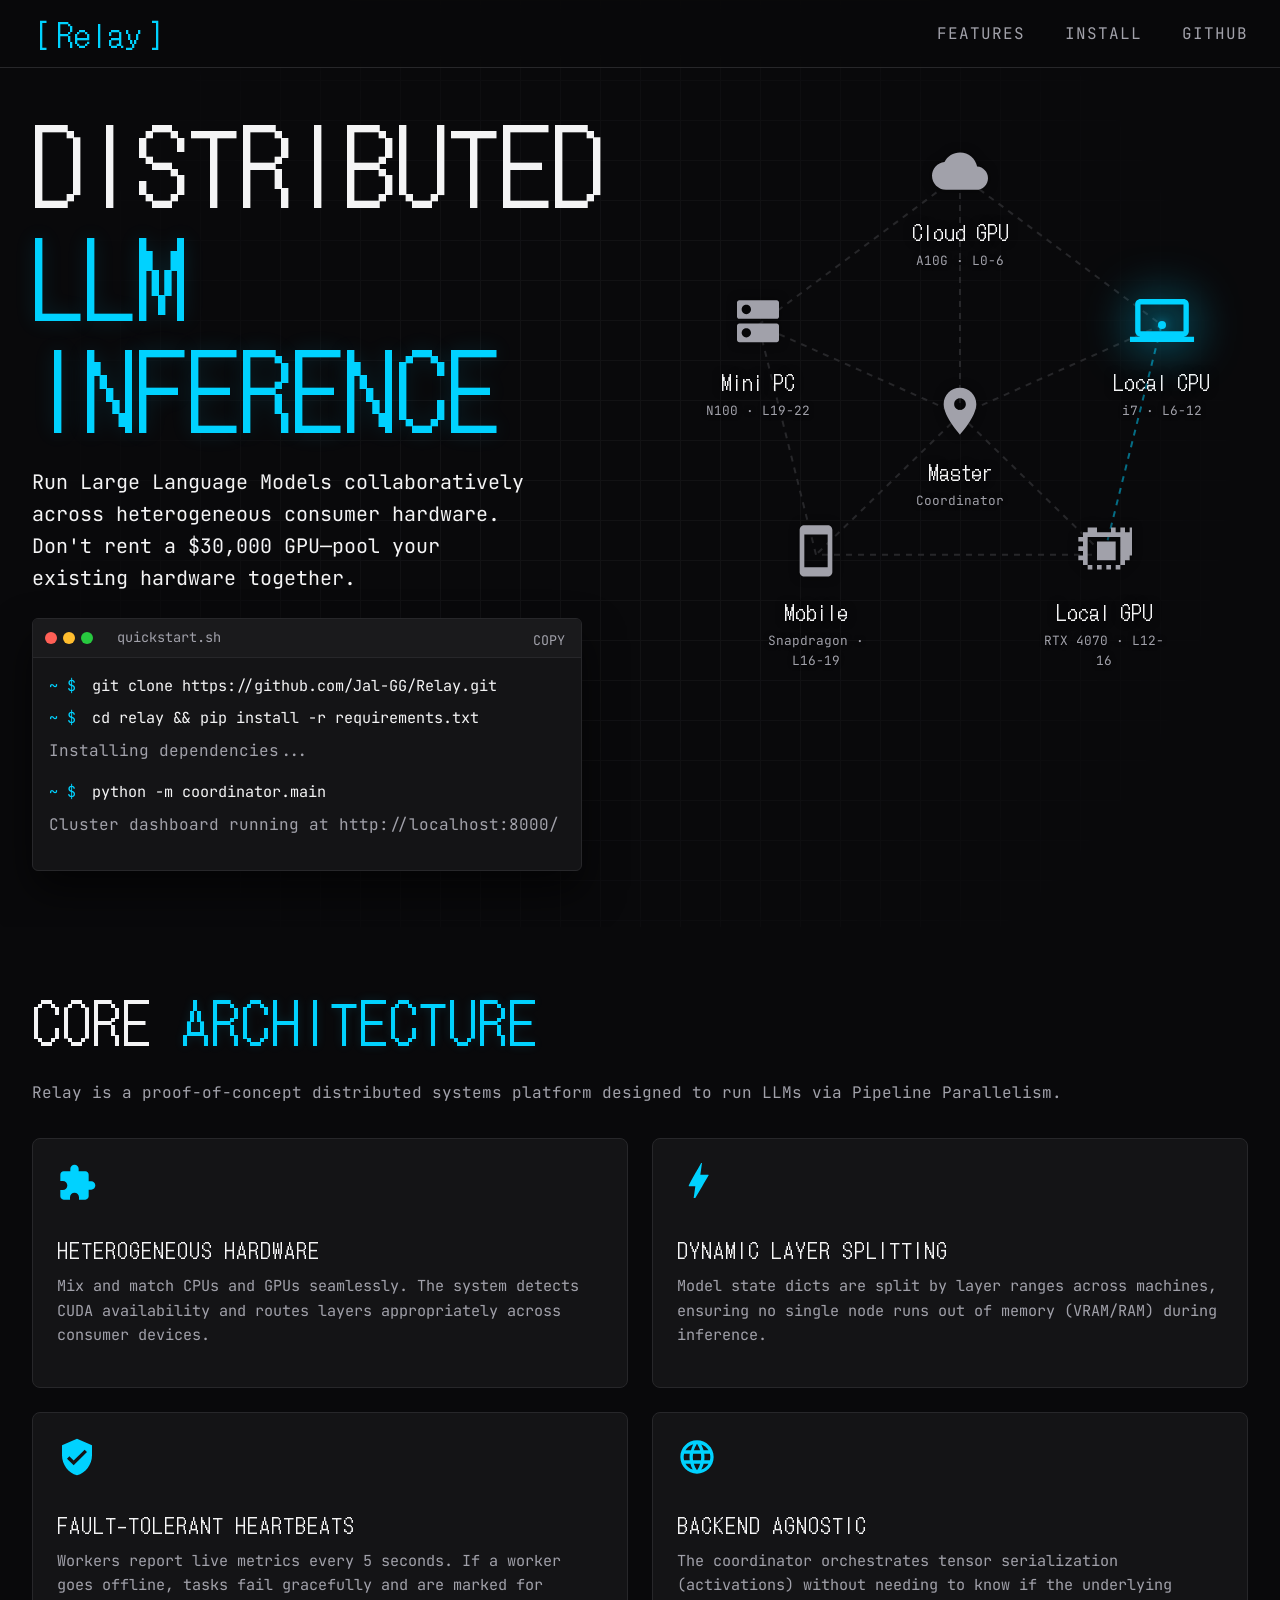
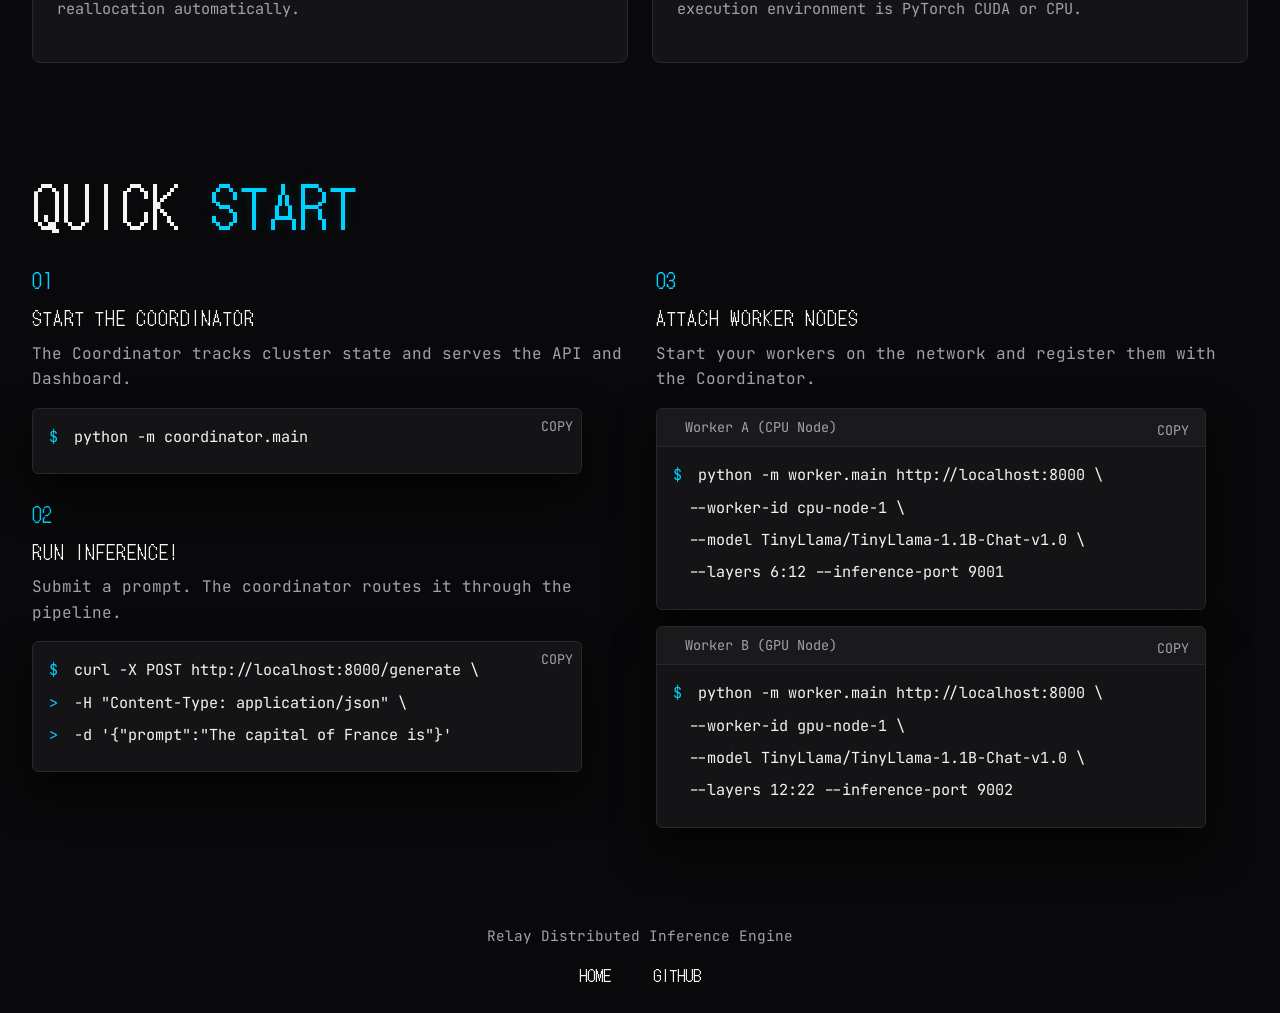
<file: docs/index.html>
<!DOCTYPE html>
<html lang="en">
<head>
    <meta charset="UTF-8">
    <meta name="viewport" content="width=device-width, initial-scale=1.0">
    <title>Relay | Distributed LLM Inference</title>
    <link rel="stylesheet" href="style.css">
</head>
<body>
    <!-- Navbar -->
    <nav class="navbar">
        <div class="container">
            <a href="#" class="navbar-brand">
                <span>[</span>Relay<span>]</span>
            </a>
            <ul class="navbar-nav">
                <li><a href="#features" class="nav-link">Features</a></li>
                <li><a href="#install" class="nav-link">Install</a></li>
                <li><a href="https://github.com/Jal-GG/Relay" class="nav-link" target="_blank">GitHub</a></li>
            </ul>
        </div>
    </nav>

    <!-- Hero Section -->
    <section class="hero">
        <div class="hero-bg-grid"></div>
        <div class="container">
            <div class="hero-content">
                <h1>Distributed<br><span class="neon">LLM Inference</span></h1>
                <p class="subtitle">Run Large Language Models collaboratively across heterogeneous consumer hardware. Don't rent a $30,000 GPU—pool your existing hardware together.</p>
                
                <div class="terminal">
                    <div class="terminal-header">
                        <div class="terminal-dots">
                            <div class="terminal-dot"></div>
                            <div class="terminal-dot"></div>
                            <div class="terminal-dot"></div>
                        </div>
                        <span class="terminal-title">quickstart.sh</span>
                        <button class="copy-btn" onclick="copyCode(this)" data-code="pip install -r requirements.txt && python -m coordinator.main">COPY</button>
                    </div>
                    <div class="terminal-body">
                        <div class="terminal-line">
                            <span class="terminal-prompt">~ $</span>
                            <span class="terminal-command">git clone https://github.com/Jal-GG/Relay.git</span>
                        </div>
                        <div class="terminal-line">
                            <span class="terminal-prompt">~ $</span>
                            <span class="terminal-command">cd relay && pip install -r requirements.txt</span>
                        </div>
                        <div class="terminal-output">Installing dependencies...</div>
                        <div class="terminal-line">
                            <span class="terminal-prompt">~ $</span>
                            <span class="terminal-command">python -m coordinator.main</span>
                        </div>
                        <div class="terminal-output">Cluster dashboard running at http://localhost:8000/</div>
                    </div>
                </div>
                
                <!-- Removed Get Started & Learn More Buttons as requested -->
            </div>

            <!-- Topology Visualization -->
            <div class="topology-visual" id="topology">
                <svg class="connections-svg" id="connections-svg"></svg>
                
                <!-- Master / Coordinator -->
                <div class="node node-master" id="node-master">
                    <div class="node-icon">
                        <svg viewBox="0 0 24 24" fill="currentColor"><path d="M12 2C8.13 2 5 5.13 5 9c0 5.25 7 13 7 13s7-7.75 7-13c0-3.87-3.13-7-7-7zm0 9.5c-1.38 0-2.5-1.12-2.5-2.5s1.12-2.5 2.5-2.5 2.5 1.12 2.5 2.5-1.12 2.5-2.5 2.5z"/></svg>
                    </div>
                    <div class="node-title">Master</div>
                    <div class="node-desc">Coordinator</div>
                </div>
                
                <!-- Cloud GPU -->
                <div class="node node-cloud" id="node-cloud">
                    <div class="node-icon">
                        <svg viewBox="0 0 24 24" fill="currentColor"><path d="M19.35 10.04C18.67 6.59 15.64 4 12 4 9.11 4 6.6 5.64 5.35 8.04 2.34 8.36 0 10.91 0 14c0 3.31 2.69 6 6 6h13c2.76 0 5-2.24 5-5 0-2.64-2.05-4.78-4.65-4.96z"/></svg>
                    </div>
                    <div class="node-title">Cloud GPU</div>
                    <div class="node-desc">A10G · L0-6</div>
                </div>
                
                <!-- Local PC CPU -->
                <div class="node node-local-cpu" id="node-local-cpu">
                    <div class="node-icon">
                        <svg viewBox="0 0 24 24" fill="currentColor"><path d="M20 18c1.1 0 1.99-.9 1.99-2L22 6c0-1.1-.9-2-2-2H4c-1.1 0-2 .9-2 2v10c0 1.1.9 2 2 2H0v2h24v-2h-4zM4 6h16v10H4V6z"/></svg>
                    </div>
                    <div class="node-title">Local CPU</div>
                    <div class="node-desc">i7 · L6-12</div>
                </div>
                
                <!-- Local PC GPU -->
                <div class="node node-local-gpu" id="node-local-gpu">
                    <div class="node-icon">
                        <svg viewBox="0 0 24 24" fill="currentColor"><path d="M7 2H5v2H3v2H1v2h2v2H1v2h2v2H1v2h2v2h2v2h2v-2h2v2h2v-2h2v2h2v-2h2v2h2v-2h2v-2h2v-2h2v-2h2V8h2V6h-2V4h-2V2h-2v2h-2V2h-2v2h-2V2h-2v2H9V2H7zm12 16H5V6h14v12zm-2-10H9v8h8V8z"/></svg>
                    </div>
                    <div class="node-title">Local GPU</div>
                    <div class="node-desc">RTX 4070 · L12-16</div>
                </div>
                
                <!-- Mobile Edge -->
                <div class="node node-mobile" id="node-mobile">
                    <div class="node-icon">
                        <svg viewBox="0 0 24 24" fill="currentColor"><path d="M17 1.01L7 1c-1.1 0-2 .9-2 2v18c0 1.1.9 2 2 2h10c1.1 0 2-.9 2-2V3c0-1.1-.9-1.99-2-1.99zM17 19H7V5h10v14z"/></svg>
                    </div>
                    <div class="node-title">Mobile</div>
                    <div class="node-desc">Snapdragon · L16-19</div>
                </div>
                
                <!-- Mini PC -->
                <div class="node node-mini" id="node-mini">
                    <div class="node-icon">
                        <svg viewBox="0 0 24 24" fill="currentColor"><path d="M20 13H4c-.55 0-1 .45-1 1v6c0 .55.45 1 1 1h16c.55 0 1-.45 1-1v-6c0-.55-.45-1-1-1zM7 19c-1.1 0-2-.9-2-2s.9-2 2-2 2 .9 2 2-.9 2-2 2zM20 3H4c-.55 0-1 .45-1 1v6c0 .55.45 1 1 1h16c.55 0 1-.45 1-1V4c0-.55-.45-1-1-1zM7 9c-1.1 0-2-.9-2-2s.9-2 2-2 2 .9 2 2-.9 2-2 2z"/></svg>
                    </div>
                    <div class="node-title">Mini PC</div>
                    <div class="node-desc">N100 · L19-22</div>
                </div>
            </div>
        </div>
    </section>

    <!-- Features Section -->
    <section class="section" id="features">
        <div class="container">
            <h2>Core <span class="highlight">Architecture</span></h2>
            <p>Relay is a proof-of-concept distributed systems platform designed to run LLMs via Pipeline Parallelism.</p>
            
            <div class="features-grid">
                <div class="feature-card">
                    <div class="feature-icon">
                        <svg viewBox="0 0 24 24" fill="currentColor" width="40" height="40"><path d="M20.5 11H19V7c0-1.1-.9-2-2-2h-4V3.5C13 2.12 11.88 1 10.5 1S8 2.12 8 3.5V5H4c-1.1 0-1.99.9-1.99 2v3.8H3.5c1.49 0 2.7 1.21 2.7 2.7s-1.21 2.7-2.7 2.7H2V20c0 1.1.9 2 2 2h3.8v-1.5c0-1.49 1.21-2.7 2.7-2.7 1.49 0 2.7 1.21 2.7 2.7V22H17c1.1 0 2-.9 2-2v-4h1.5c1.38 0 2.5-1.12 2.5-2.5S21.88 11 20.5 11z"/></svg>
                    </div>
                    <h3 class="feature-title">Heterogeneous Hardware</h3>
                    <p class="feature-desc">Mix and match CPUs and GPUs seamlessly. The system detects CUDA availability and routes layers appropriately across consumer devices.</p>
                </div>
                <div class="feature-card">
                    <div class="feature-icon">
                        <svg viewBox="0 0 24 24" fill="currentColor" width="40" height="40"><path d="M11 21h-1l1-7H7.5c-.58 0-.57-.32-.38-.66.19-.34.05-.08.07-.12C8.42 10.6 11.42 5.46 14.5 0h.5l-1 7h4.5c.53 0 .56.28.37.6l-.05.09C15.22 13.9 12.22 19 11 21z"/></svg>
                    </div>
                    <h3 class="feature-title">Dynamic Layer Splitting</h3>
                    <p class="feature-desc">Model state dicts are split by layer ranges across machines, ensuring no single node runs out of memory (VRAM/RAM) during inference.</p>
                </div>
                <div class="feature-card">
                    <div class="feature-icon">
                        <svg viewBox="0 0 24 24" fill="currentColor" width="40" height="40"><path d="M12 1L3 5v6c0 5.55 3.84 10.74 9 12 5.16-1.26 9-6.45 9-12V5l-9-4zm-2 16l-4-4 1.41-1.41L10 14.17l6.59-6.59L18 9l-8 8z"/></svg>
                    </div>
                    <h3 class="feature-title">Fault-Tolerant Heartbeats</h3>
                    <p class="feature-desc">Workers report live metrics every 5 seconds. If a worker goes offline, tasks fail gracefully and are marked for reallocation automatically.</p>
                </div>
                <div class="feature-card">
                    <div class="feature-icon">
                        <svg viewBox="0 0 24 24" fill="currentColor" width="40" height="40"><path d="M11.99 2C6.47 2 2 6.48 2 12s4.47 10 9.99 10C17.52 22 22 17.52 22 12S17.52 2 11.99 2zm6.93 6h-2.95c-.32-1.25-.78-2.45-1.38-3.56 1.84.63 3.37 1.91 4.33 3.56zM12 4.04c.83 1.2 1.48 2.53 1.91 3.96h-3.82c.43-1.43 1.08-2.76 1.91-3.96zM4.26 14C4.1 13.36 4 12.69 4 12s.1-1.36.26-2h3.38c-.08.66-.14 1.32-.14 2 0 .68.06 1.34.14 2H4.26zm.82 2h2.95c.32 1.25.78 2.45 1.38 3.56-1.84-.63-3.37-1.9-4.33-3.56zm2.95-8H5.08c1.03-1.78 2.68-3.1 4.67-3.71C9.17 5.56 8.71 6.78 8.39 8zM12 19.96c-.83-1.2-1.48-2.53-1.91-3.96h3.82c-.43 1.43-1.08 2.76-1.91 3.96zM14.34 14H9.66c-.09-.66-.16-1.32-.16-2 0-.68.07-1.35.16-2h4.68c.09.65.16 1.32.16 2 0 .68-.07 1.34-.16 2zm.25 5.56c.6-1.11 1.06-2.31 1.38-3.56h2.95c-.96 1.65-2.49 2.93-4.33 3.56zM16.36 14c.08-.66.14-1.32.14-2 0-.68-.06-1.34-.14-2h3.38c.16.64.26 1.31.26 2s-.1 1.36-.26 2h-3.38z"/></svg>
                    </div>
                    <h3 class="feature-title">Backend Agnostic</h3>
                    <p class="feature-desc">The coordinator orchestrates tensor serialization (activations) without needing to know if the underlying execution environment is PyTorch CUDA or CPU.</p>
                </div>
            </div>
        </div>
    </section>

    <!-- Installation Section -->
    <section class="install-section section" id="install">
        <div class="container">
            <h2>Quick <span class="highlight">Start</span></h2>
            
            <div class="install-grid">
                <div>
                    <div class="step-card">
                        <span class="step-num">01</span>
                        <h3 class="step-title">Start the Coordinator</h3>
                        <p>The Coordinator tracks cluster state and serves the API and Dashboard.</p>
                        <div class="terminal" style="margin-bottom: 0;">
                            <button class="copy-btn" onclick="copyCode(this)" data-code="python -m coordinator.main" style="top: 0.5rem; right: 0.5rem; z-index: 5;">COPY</button>
                            <div class="terminal-body" style="padding: 1rem;">
                                <div class="terminal-line">
                                    <span class="terminal-prompt">$</span>
                                    <span class="terminal-command">python -m coordinator.main</span>
                                </div>
                            </div>
                        </div>
                    </div>
                    
                    <div class="step-card">
                        <span class="step-num">02</span>
                        <h3 class="step-title">Run Inference!</h3>
                        <p>Submit a prompt. The coordinator routes it through the pipeline.</p>
                        <div class="terminal" style="margin-bottom: 0;">
                            <button class="copy-btn" onclick="copyCode(this)" data-code="curl -X POST http://localhost:8000/generate -H 'Content-Type: application/json' -d '{&#34;prompt&#34;:&#34;The capital of France is&#34;}'" style="top: 0.5rem; right: 0.5rem; z-index: 5;">COPY</button>
                            <div class="terminal-body" style="padding: 1rem;">
                                <div class="terminal-line">
                                    <span class="terminal-prompt">$</span>
                                    <span class="terminal-command">curl -X POST http://localhost:8000/generate \</span>
                                </div>
                                <div class="terminal-line">
                                    <span class="terminal-prompt">></span>
                                    <span class="terminal-command">  -H "Content-Type: application/json" \</span>
                                </div>
                                <div class="terminal-line">
                                    <span class="terminal-prompt">></span>
                                    <span class="terminal-command">  -d '{"prompt":"The capital of France is"}'</span>
                                </div>
                            </div>
                        </div>
                    </div>
                </div>
                
                <div>
                    <div class="step-card">
                        <span class="step-num">03</span>
                        <h3 class="step-title">Attach Worker Nodes</h3>
                        <p>Start your workers on the network and register them with the Coordinator.</p>
                        
                        <div class="terminal" style="margin-bottom: 1rem;">
                            <div class="terminal-header">
                                <span class="terminal-title">Worker A (CPU Node)</span>
                                <button class="copy-btn" onclick="copyCode(this)" data-code="python -m worker.main http://localhost:8000 --worker-id cpu-node-1 --model TinyLlama/TinyLlama-1.1B-Chat-v1.0 --layers 6:12 --inference-port 9001">COPY</button>
                            </div>
                            <div class="terminal-body" style="padding: 1rem;">
                                <div class="terminal-line">
                                    <span class="terminal-prompt">$</span>
                                    <span class="terminal-command">python -m worker.main http://localhost:8000 \</span>
                                </div>
                                <div class="terminal-line">
                                    <span class="terminal-prompt"> </span>
                                    <span class="terminal-command">  --worker-id cpu-node-1 \</span>
                                </div>
                                <div class="terminal-line">
                                    <span class="terminal-prompt"> </span>
                                    <span class="terminal-command">  --model TinyLlama/TinyLlama-1.1B-Chat-v1.0 \</span>
                                </div>
                                <div class="terminal-line">
                                    <span class="terminal-prompt"> </span>
                                    <span class="terminal-command">  --layers 6:12 --inference-port 9001</span>
                                </div>
                            </div>
                        </div>

                        <div class="terminal" style="margin-bottom: 0;">
                            <div class="terminal-header">
                                <span class="terminal-title">Worker B (GPU Node)</span>
                                <button class="copy-btn" onclick="copyCode(this)" data-code="python -m worker.main http://localhost:8000 --worker-id gpu-node-1 --model TinyLlama/TinyLlama-1.1B-Chat-v1.0 --layers 12:22 --inference-port 9002">COPY</button>
                            </div>
                            <div class="terminal-body" style="padding: 1rem;">
                                <div class="terminal-line">
                                    <span class="terminal-prompt">$</span>
                                    <span class="terminal-command">python -m worker.main http://localhost:8000 \</span>
                                </div>
                                <div class="terminal-line">
                                    <span class="terminal-prompt"> </span>
                                    <span class="terminal-command">  --worker-id gpu-node-1 \</span>
                                </div>
                                <div class="terminal-line">
                                    <span class="terminal-prompt"> </span>
                                    <span class="terminal-command">  --model TinyLlama/TinyLlama-1.1B-Chat-v1.0 \</span>
                                </div>
                                <div class="terminal-line">
                                    <span class="terminal-prompt"> </span>
                                    <span class="terminal-command">  --layers 12:22 --inference-port 9002</span>
                                </div>
                            </div>
                        </div>
                    </div>
                </div>
            </div>
        </div>
    </section>

    <footer class="footer">
        <div class="container">
            <p class="footer-text">Relay Distributed Inference Engine</p>
            <div style="margin-top: 1rem;">
                <a href="#" class="footer-link">Home</a>
                <a href="https://github.com/Jal-GG/Relay" class="footer-link" target="_blank">GitHub</a>
            </div>
        </div>
    </footer>

    <script src="script.js"></script>
</body>
</html>
</file>
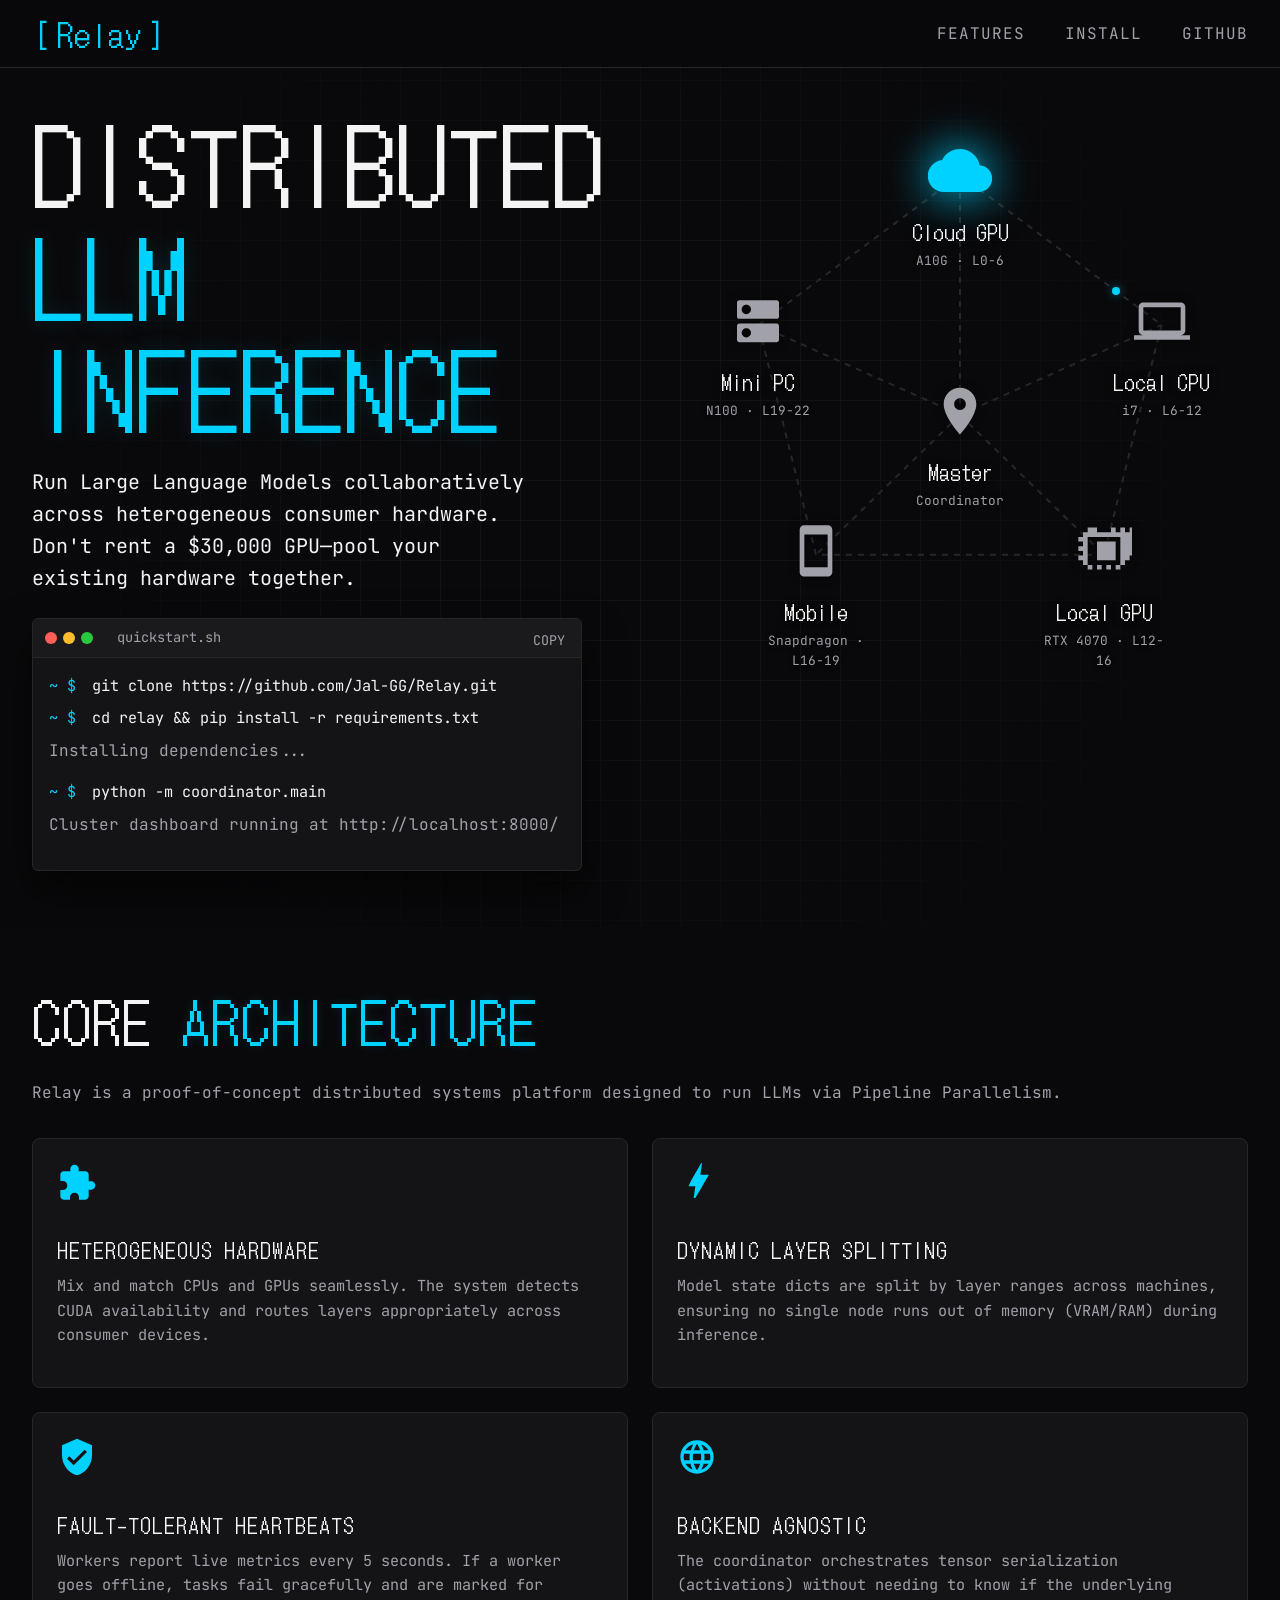
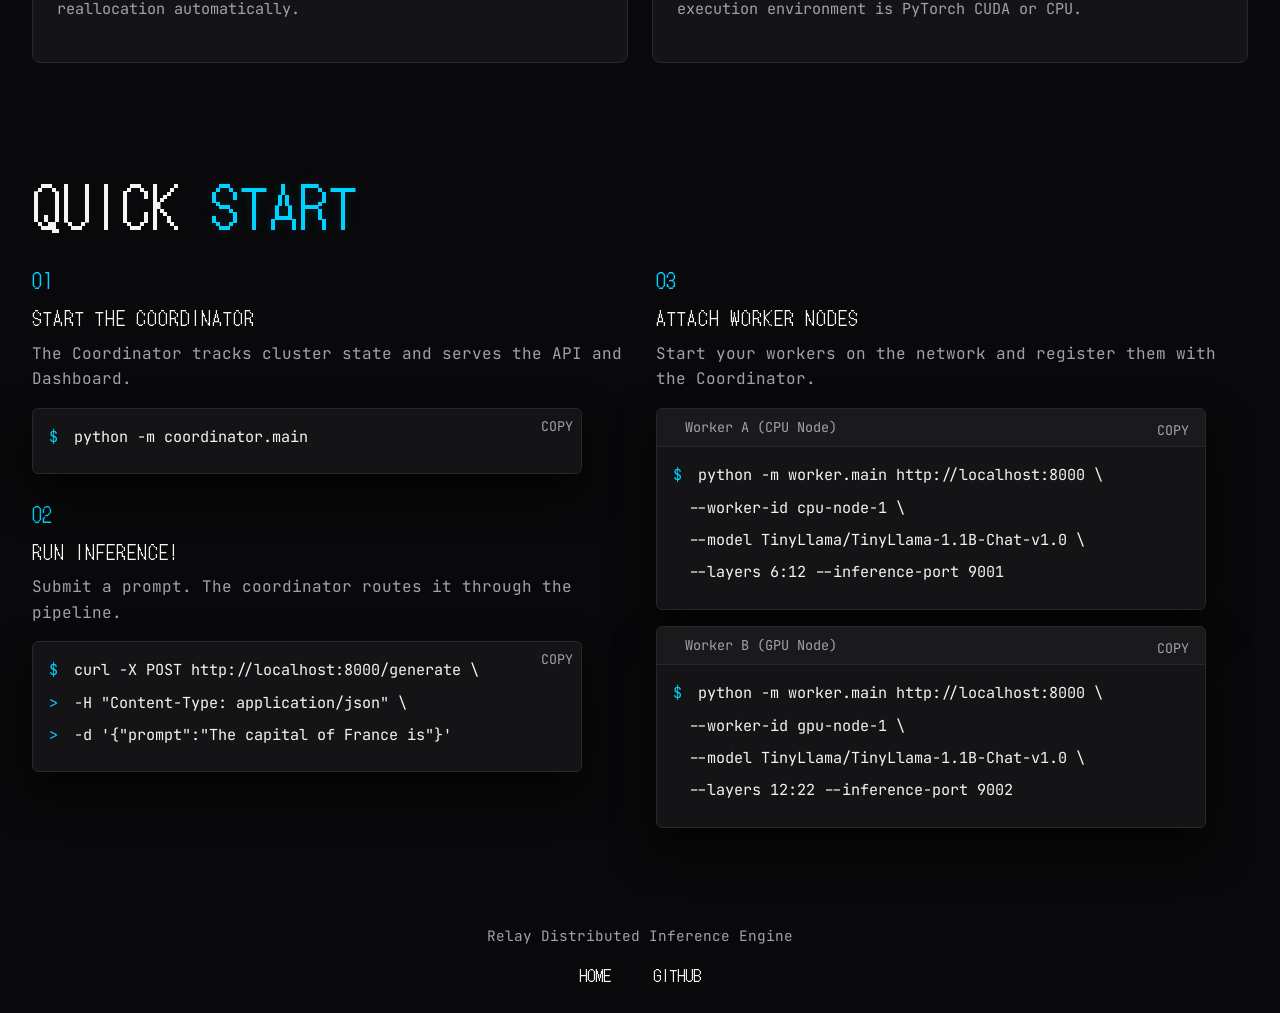
<file: landing-page/index.html>
<!DOCTYPE html>
<html lang="en">
<head>
    <meta charset="UTF-8">
    <meta name="viewport" content="width=device-width, initial-scale=1.0">
    <title>Relay | Distributed LLM Inference</title>
    <link rel="stylesheet" href="css/styles.css">
</head>
<body>
    <!-- Navbar -->
    <nav class="navbar">
        <div class="container">
            <a href="#" class="navbar-brand">
                <span>[</span>Relay<span>]</span>
            </a>
            <ul class="navbar-nav">
                <li><a href="#features" class="nav-link">Features</a></li>
                <li><a href="#install" class="nav-link">Install</a></li>
                <li><a href="https://github.com/Jal-GG/Relay" class="nav-link" target="_blank">GitHub</a></li>
            </ul>
        </div>
    </nav>

    <!-- Hero Section -->
    <section class="hero">
        <div class="hero-bg-grid"></div>
        <div class="container">
            <div class="hero-content">
                <h1>Distributed<br><span class="neon">LLM Inference</span></h1>
                <p class="subtitle">Run Large Language Models collaboratively across heterogeneous consumer hardware. Don't rent a $30,000 GPU—pool your existing hardware together.</p>
                
                <div class="terminal">
                    <div class="terminal-header">
                        <div class="terminal-dots">
                            <div class="terminal-dot"></div>
                            <div class="terminal-dot"></div>
                            <div class="terminal-dot"></div>
                        </div>
                        <span class="terminal-title">quickstart.sh</span>
                        <button class="copy-btn" onclick="copyCode(this)" data-code="pip install -r requirements.txt && python -m coordinator.main">COPY</button>
                    </div>
                    <div class="terminal-body">
                        <div class="terminal-line">
                            <span class="terminal-prompt">~ $</span>
                            <span class="terminal-command">git clone https://github.com/Jal-GG/Relay.git</span>
                        </div>
                        <div class="terminal-line">
                            <span class="terminal-prompt">~ $</span>
                            <span class="terminal-command">cd relay && pip install -r requirements.txt</span>
                        </div>
                        <div class="terminal-output">Installing dependencies...</div>
                        <div class="terminal-line">
                            <span class="terminal-prompt">~ $</span>
                            <span class="terminal-command">python -m coordinator.main</span>
                        </div>
                        <div class="terminal-output">Cluster dashboard running at http://localhost:8000/</div>
                    </div>
                </div>
                
                <!-- Removed Get Started & Learn More Buttons as requested -->
            </div>

            <!-- Topology Visualization -->
            <div class="topology-visual" id="topology">
                <svg class="connections-svg" id="connections-svg"></svg>
                
                <!-- Master / Coordinator -->
                <div class="node node-master" id="node-master">
                    <div class="node-icon">
                        <svg viewBox="0 0 24 24" fill="currentColor"><path d="M12 2C8.13 2 5 5.13 5 9c0 5.25 7 13 7 13s7-7.75 7-13c0-3.87-3.13-7-7-7zm0 9.5c-1.38 0-2.5-1.12-2.5-2.5s1.12-2.5 2.5-2.5 2.5 1.12 2.5 2.5-1.12 2.5-2.5 2.5z"/></svg>
                    </div>
                    <div class="node-title">Master</div>
                    <div class="node-desc">Coordinator</div>
                </div>
                
                <!-- Cloud GPU -->
                <div class="node node-cloud" id="node-cloud">
                    <div class="node-icon">
                        <svg viewBox="0 0 24 24" fill="currentColor"><path d="M19.35 10.04C18.67 6.59 15.64 4 12 4 9.11 4 6.6 5.64 5.35 8.04 2.34 8.36 0 10.91 0 14c0 3.31 2.69 6 6 6h13c2.76 0 5-2.24 5-5 0-2.64-2.05-4.78-4.65-4.96z"/></svg>
                    </div>
                    <div class="node-title">Cloud GPU</div>
                    <div class="node-desc">A10G · L0-6</div>
                </div>
                
                <!-- Local PC CPU -->
                <div class="node node-local-cpu" id="node-local-cpu">
                    <div class="node-icon">
                        <svg viewBox="0 0 24 24" fill="currentColor"><path d="M20 18c1.1 0 1.99-.9 1.99-2L22 6c0-1.1-.9-2-2-2H4c-1.1 0-2 .9-2 2v10c0 1.1.9 2 2 2H0v2h24v-2h-4zM4 6h16v10H4V6z"/></svg>
                    </div>
                    <div class="node-title">Local CPU</div>
                    <div class="node-desc">i7 · L6-12</div>
                </div>
                
                <!-- Local PC GPU -->
                <div class="node node-local-gpu" id="node-local-gpu">
                    <div class="node-icon">
                        <svg viewBox="0 0 24 24" fill="currentColor"><path d="M7 2H5v2H3v2H1v2h2v2H1v2h2v2H1v2h2v2h2v2h2v-2h2v2h2v-2h2v2h2v-2h2v2h2v-2h2v-2h2v-2h2v-2h2V8h2V6h-2V4h-2V2h-2v2h-2V2h-2v2h-2V2h-2v2H9V2H7zm12 16H5V6h14v12zm-2-10H9v8h8V8z"/></svg>
                    </div>
                    <div class="node-title">Local GPU</div>
                    <div class="node-desc">RTX 4070 · L12-16</div>
                </div>
                
                <!-- Mobile Edge -->
                <div class="node node-mobile" id="node-mobile">
                    <div class="node-icon">
                        <svg viewBox="0 0 24 24" fill="currentColor"><path d="M17 1.01L7 1c-1.1 0-2 .9-2 2v18c0 1.1.9 2 2 2h10c1.1 0 2-.9 2-2V3c0-1.1-.9-1.99-2-1.99zM17 19H7V5h10v14z"/></svg>
                    </div>
                    <div class="node-title">Mobile</div>
                    <div class="node-desc">Snapdragon · L16-19</div>
                </div>
                
                <!-- Mini PC -->
                <div class="node node-mini" id="node-mini">
                    <div class="node-icon">
                        <svg viewBox="0 0 24 24" fill="currentColor"><path d="M20 13H4c-.55 0-1 .45-1 1v6c0 .55.45 1 1 1h16c.55 0 1-.45 1-1v-6c0-.55-.45-1-1-1zM7 19c-1.1 0-2-.9-2-2s.9-2 2-2 2 .9 2 2-.9 2-2 2zM20 3H4c-.55 0-1 .45-1 1v6c0 .55.45 1 1 1h16c.55 0 1-.45 1-1V4c0-.55-.45-1-1-1zM7 9c-1.1 0-2-.9-2-2s.9-2 2-2 2 .9 2 2-.9 2-2 2z"/></svg>
                    </div>
                    <div class="node-title">Mini PC</div>
                    <div class="node-desc">N100 · L19-22</div>
                </div>
            </div>
        </div>
    </section>

    <!-- Features Section -->
    <section class="section" id="features">
        <div class="container">
            <h2>Core <span class="highlight">Architecture</span></h2>
            <p>Relay is a proof-of-concept distributed systems platform designed to run LLMs via Pipeline Parallelism.</p>
            
            <div class="features-grid">
                <div class="feature-card">
                    <div class="feature-icon">
                        <svg viewBox="0 0 24 24" fill="currentColor" width="40" height="40"><path d="M20.5 11H19V7c0-1.1-.9-2-2-2h-4V3.5C13 2.12 11.88 1 10.5 1S8 2.12 8 3.5V5H4c-1.1 0-1.99.9-1.99 2v3.8H3.5c1.49 0 2.7 1.21 2.7 2.7s-1.21 2.7-2.7 2.7H2V20c0 1.1.9 2 2 2h3.8v-1.5c0-1.49 1.21-2.7 2.7-2.7 1.49 0 2.7 1.21 2.7 2.7V22H17c1.1 0 2-.9 2-2v-4h1.5c1.38 0 2.5-1.12 2.5-2.5S21.88 11 20.5 11z"/></svg>
                    </div>
                    <h3 class="feature-title">Heterogeneous Hardware</h3>
                    <p class="feature-desc">Mix and match CPUs and GPUs seamlessly. The system detects CUDA availability and routes layers appropriately across consumer devices.</p>
                </div>
                <div class="feature-card">
                    <div class="feature-icon">
                        <svg viewBox="0 0 24 24" fill="currentColor" width="40" height="40"><path d="M11 21h-1l1-7H7.5c-.58 0-.57-.32-.38-.66.19-.34.05-.08.07-.12C8.42 10.6 11.42 5.46 14.5 0h.5l-1 7h4.5c.53 0 .56.28.37.6l-.05.09C15.22 13.9 12.22 19 11 21z"/></svg>
                    </div>
                    <h3 class="feature-title">Dynamic Layer Splitting</h3>
                    <p class="feature-desc">Model state dicts are split by layer ranges across machines, ensuring no single node runs out of memory (VRAM/RAM) during inference.</p>
                </div>
                <div class="feature-card">
                    <div class="feature-icon">
                        <svg viewBox="0 0 24 24" fill="currentColor" width="40" height="40"><path d="M12 1L3 5v6c0 5.55 3.84 10.74 9 12 5.16-1.26 9-6.45 9-12V5l-9-4zm-2 16l-4-4 1.41-1.41L10 14.17l6.59-6.59L18 9l-8 8z"/></svg>
                    </div>
                    <h3 class="feature-title">Fault-Tolerant Heartbeats</h3>
                    <p class="feature-desc">Workers report live metrics every 5 seconds. If a worker goes offline, tasks fail gracefully and are marked for reallocation automatically.</p>
                </div>
                <div class="feature-card">
                    <div class="feature-icon">
                        <svg viewBox="0 0 24 24" fill="currentColor" width="40" height="40"><path d="M11.99 2C6.47 2 2 6.48 2 12s4.47 10 9.99 10C17.52 22 22 17.52 22 12S17.52 2 11.99 2zm6.93 6h-2.95c-.32-1.25-.78-2.45-1.38-3.56 1.84.63 3.37 1.91 4.33 3.56zM12 4.04c.83 1.2 1.48 2.53 1.91 3.96h-3.82c.43-1.43 1.08-2.76 1.91-3.96zM4.26 14C4.1 13.36 4 12.69 4 12s.1-1.36.26-2h3.38c-.08.66-.14 1.32-.14 2 0 .68.06 1.34.14 2H4.26zm.82 2h2.95c.32 1.25.78 2.45 1.38 3.56-1.84-.63-3.37-1.9-4.33-3.56zm2.95-8H5.08c1.03-1.78 2.68-3.1 4.67-3.71C9.17 5.56 8.71 6.78 8.39 8zM12 19.96c-.83-1.2-1.48-2.53-1.91-3.96h3.82c-.43 1.43-1.08 2.76-1.91 3.96zM14.34 14H9.66c-.09-.66-.16-1.32-.16-2 0-.68.07-1.35.16-2h4.68c.09.65.16 1.32.16 2 0 .68-.07 1.34-.16 2zm.25 5.56c.6-1.11 1.06-2.31 1.38-3.56h2.95c-.96 1.65-2.49 2.93-4.33 3.56zM16.36 14c.08-.66.14-1.32.14-2 0-.68-.06-1.34-.14-2h3.38c.16.64.26 1.31.26 2s-.1 1.36-.26 2h-3.38z"/></svg>
                    </div>
                    <h3 class="feature-title">Backend Agnostic</h3>
                    <p class="feature-desc">The coordinator orchestrates tensor serialization (activations) without needing to know if the underlying execution environment is PyTorch CUDA or CPU.</p>
                </div>
            </div>
        </div>
    </section>

    <!-- Installation Section -->
    <section class="install-section section" id="install">
        <div class="container">
            <h2>Quick <span class="highlight">Start</span></h2>
            
            <div class="install-grid">
                <div>
                    <div class="step-card">
                        <span class="step-num">01</span>
                        <h3 class="step-title">Start the Coordinator</h3>
                        <p>The Coordinator tracks cluster state and serves the API and Dashboard.</p>
                        <div class="terminal" style="margin-bottom: 0;">
                            <button class="copy-btn" onclick="copyCode(this)" data-code="python -m coordinator.main" style="top: 0.5rem; right: 0.5rem; z-index: 5;">COPY</button>
                            <div class="terminal-body" style="padding: 1rem;">
                                <div class="terminal-line">
                                    <span class="terminal-prompt">$</span>
                                    <span class="terminal-command">python -m coordinator.main</span>
                                </div>
                            </div>
                        </div>
                    </div>
                    
                    <div class="step-card">
                        <span class="step-num">02</span>
                        <h3 class="step-title">Run Inference!</h3>
                        <p>Submit a prompt. The coordinator routes it through the pipeline.</p>
                        <div class="terminal" style="margin-bottom: 0;">
                            <button class="copy-btn" onclick="copyCode(this)" data-code="curl -X POST http://localhost:8000/generate -H 'Content-Type: application/json' -d '{&#34;prompt&#34;:&#34;The capital of France is&#34;}'" style="top: 0.5rem; right: 0.5rem; z-index: 5;">COPY</button>
                            <div class="terminal-body" style="padding: 1rem;">
                                <div class="terminal-line">
                                    <span class="terminal-prompt">$</span>
                                    <span class="terminal-command">curl -X POST http://localhost:8000/generate \</span>
                                </div>
                                <div class="terminal-line">
                                    <span class="terminal-prompt">></span>
                                    <span class="terminal-command">  -H "Content-Type: application/json" \</span>
                                </div>
                                <div class="terminal-line">
                                    <span class="terminal-prompt">></span>
                                    <span class="terminal-command">  -d '{"prompt":"The capital of France is"}'</span>
                                </div>
                            </div>
                        </div>
                    </div>
                </div>
                
                <div>
                    <div class="step-card">
                        <span class="step-num">03</span>
                        <h3 class="step-title">Attach Worker Nodes</h3>
                        <p>Start your workers on the network and register them with the Coordinator.</p>
                        
                        <div class="terminal" style="margin-bottom: 1rem;">
                            <div class="terminal-header">
                                <span class="terminal-title">Worker A (CPU Node)</span>
                                <button class="copy-btn" onclick="copyCode(this)" data-code="python -m worker.main http://localhost:8000 --worker-id cpu-node-1 --model TinyLlama/TinyLlama-1.1B-Chat-v1.0 --layers 6:12 --inference-port 9001">COPY</button>
                            </div>
                            <div class="terminal-body" style="padding: 1rem;">
                                <div class="terminal-line">
                                    <span class="terminal-prompt">$</span>
                                    <span class="terminal-command">python -m worker.main http://localhost:8000 \</span>
                                </div>
                                <div class="terminal-line">
                                    <span class="terminal-prompt"> </span>
                                    <span class="terminal-command">  --worker-id cpu-node-1 \</span>
                                </div>
                                <div class="terminal-line">
                                    <span class="terminal-prompt"> </span>
                                    <span class="terminal-command">  --model TinyLlama/TinyLlama-1.1B-Chat-v1.0 \</span>
                                </div>
                                <div class="terminal-line">
                                    <span class="terminal-prompt"> </span>
                                    <span class="terminal-command">  --layers 6:12 --inference-port 9001</span>
                                </div>
                            </div>
                        </div>

                        <div class="terminal" style="margin-bottom: 0;">
                            <div class="terminal-header">
                                <span class="terminal-title">Worker B (GPU Node)</span>
                                <button class="copy-btn" onclick="copyCode(this)" data-code="python -m worker.main http://localhost:8000 --worker-id gpu-node-1 --model TinyLlama/TinyLlama-1.1B-Chat-v1.0 --layers 12:22 --inference-port 9002">COPY</button>
                            </div>
                            <div class="terminal-body" style="padding: 1rem;">
                                <div class="terminal-line">
                                    <span class="terminal-prompt">$</span>
                                    <span class="terminal-command">python -m worker.main http://localhost:8000 \</span>
                                </div>
                                <div class="terminal-line">
                                    <span class="terminal-prompt"> </span>
                                    <span class="terminal-command">  --worker-id gpu-node-1 \</span>
                                </div>
                                <div class="terminal-line">
                                    <span class="terminal-prompt"> </span>
                                    <span class="terminal-command">  --model TinyLlama/TinyLlama-1.1B-Chat-v1.0 \</span>
                                </div>
                                <div class="terminal-line">
                                    <span class="terminal-prompt"> </span>
                                    <span class="terminal-command">  --layers 12:22 --inference-port 9002</span>
                                </div>
                            </div>
                        </div>
                    </div>
                </div>
            </div>
        </div>
    </section>

    <footer class="footer">
        <div class="container">
            <p class="footer-text">Relay Distributed Inference Engine</p>
            <div style="margin-top: 1rem;">
                <a href="#" class="footer-link">Home</a>
                <a href="https://github.com/Jal-GG/Relay" class="footer-link" target="_blank">GitHub</a>
            </div>
        </div>
    </footer>

    <script src="js/main.js"></script>
</body>
</html>
</file>
<file: docs/style.css>
@import url('https://fonts.googleapis.com/css2?family=JetBrains+Mono:wght@400;700&family=DotGothic16&display=swap');

:root {
  --bg-color: #09090b;
  --bg-panel: #141416;
  --bg-panel-hover: #1c1c1f;
  
  --accent-neon: #00d2ff;
  --accent-dim: rgba(0, 210, 255, 0.15);
  --accent-glow: 0 0 10px rgba(0, 210, 255, 0.5);
  
  --text-primary: #f4f4f5;
  --text-muted: #a1a1aa;
  
  --border-color: #27272a;
  
  --font-heading: 'DotGothic16', sans-serif;
  --font-body: 'JetBrains Mono', monospace;
}

* {
  box-sizing: border-box;
  margin: 0;
  padding: 0;
}

body {
  background-color: var(--bg-color);
  color: var(--text-primary);
  font-family: var(--font-body);
  line-height: 1.6;
  overflow-x: hidden;
  -webkit-font-smoothing: antialiased;
}

::selection {
  background: var(--accent-neon);
  color: #000;
}

/* Typography */
h1, h2, h3, h4 {
  font-family: var(--font-heading);
  font-weight: 400; /* DotGothic16 is regular weight */
  text-transform: uppercase;
  letter-spacing: 1px;
}

h1 {
  font-size: clamp(3rem, 8vw, 6.5rem);
  line-height: 1.1;
  margin-bottom: 1rem;
  padding-top: 0.5rem;
  padding-bottom: 0.5rem;
  color: var(--text-primary);
}

h1 .neon {
  color: var(--accent-neon);
  text-shadow: 0 0 20px var(--accent-dim);
}

h2 {
  font-size: clamp(2rem, 5vw, 3.5rem);
  margin-bottom: 1rem;
  color: var(--text-primary);
}

h2 .highlight {
  color: var(--accent-neon);
  text-shadow: 0 0 10px var(--accent-dim);
}

p {
  font-size: 1rem;
  color: var(--text-muted);
  margin-bottom: 1rem;
}

a {
  color: var(--accent-neon);
  text-decoration: none;
  transition: all 0.2s ease;
}

a:hover {
  text-shadow: var(--accent-glow);
}

/* Layout Utilities */
.container {
  max-width: 1400px;
  margin: 0 auto;
  padding: 0 2rem;
}

.section {
  padding: 3rem 0;
}

/* Navbar */
.navbar {
  position: fixed;
  top: 0;
  left: 0;
  width: 100%;
  padding: 0.5rem 0; /* Minimal padding for navbar */
  background: rgba(9, 9, 11, 0.8);
  backdrop-filter: blur(12px);
  border-bottom: 1px solid var(--border-color);
  z-index: 100;
  transition: all 0.3s ease;
}

.navbar .container {
  display: flex;
  justify-content: space-between;
  align-items: center;
}

.navbar-brand {
  font-family: var(--font-heading);
  font-size: 2rem;
  color: var(--accent-neon);
  letter-spacing: 1px;
  display: flex;
  align-items: center;
  gap: 0.5rem;
}

.navbar-nav {
  display: flex;
  gap: 2.5rem;
  list-style: none;
}

.nav-link {
  font-size: 1rem;
  text-transform: uppercase;
  color: var(--text-muted);
  letter-spacing: 1px;
}

.nav-link:hover {
  color: var(--text-primary);
}

/* Hero Section */
.hero {
  min-height: 90vh; /* slightly less than full vh to pull things up */
  display: flex;
  align-items: center;
  padding-top: 6rem; /* Minimal padding above hero */
  padding-bottom: 2rem;
  position: relative;
  overflow: hidden;
}

.hero .container {
  display: flex;
  gap: 4rem; /* reduced gap */
  align-items: center;
  width: 100%;
}

.hero-bg-grid {
  position: absolute;
  top: 0;
  left: 0;
  width: 100%;
  height: 100%;
  background-image: 
    linear-gradient(to right, var(--border-color) 1px, transparent 1px),
    linear-gradient(to bottom, var(--border-color) 1px, transparent 1px);
  background-size: 40px 40px;
  opacity: 0.3;
  z-index: -1;
  mask-image: radial-gradient(circle at center, black 30%, transparent 80%);
  -webkit-mask-image: radial-gradient(circle at center, black 30%, transparent 80%);
}

.hero-content {
  flex: 1;
  position: relative;
  z-index: 10;
  max-width: 600px;
}

.subtitle {
  font-size: 1.25rem;
  color: var(--text-primary);
  margin-bottom: 1.5rem;
  font-family: var(--font-body);
  max-width: 500px;
}

.hero-actions {
  display: flex;
  gap: 1rem;
  align-items: center;
  flex-wrap: wrap;
  margin-top: 2rem;
}

/* Buttons */
.btn {
  display: inline-flex;
  align-items: center;
  justify-content: center;
  padding: 0.8rem 1.5rem;
  font-family: var(--font-heading);
  font-size: 1.2rem;
  text-transform: uppercase;
  letter-spacing: 1px;
  cursor: pointer;
  transition: all 0.3s ease;
  border-radius: 4px;
}

.btn-primary {
  background-color: var(--accent-neon);
  color: #000;
  border: 1px solid var(--accent-neon);
  box-shadow: 0 0 15px rgba(0, 210, 255, 0.2);
}

.btn-primary:hover {
  background-color: transparent;
  color: var(--accent-neon);
  box-shadow: var(--accent-glow);
}

.btn-secondary {
  background-color: transparent;
  color: var(--text-primary);
  border: 1px solid var(--border-color);
}

.btn-secondary:hover {
  border-color: var(--text-muted);
  background-color: var(--bg-panel);
}

/* Terminal Component */
.terminal {
  background-color: var(--bg-panel);
  border: 1px solid var(--border-color);
  border-radius: 6px;
  overflow: hidden;
  margin-bottom: 1.5rem;
  box-shadow: 0 20px 40px rgba(0,0,0,0.6);
  position: relative;
  max-width: 550px;
}

.terminal-header {
  background-color: #1a1a1c;
  padding: 0.5rem 0.75rem;
  display: flex;
  align-items: center;
  gap: 0.5rem;
  border-bottom: 1px solid var(--border-color);
}

.terminal-dots {
  display: flex;
  gap: 6px;
}

.terminal-dot {
  width: 12px;
  height: 12px;
  border-radius: 50%;
  background-color: var(--border-color);
}

.terminal-dot:nth-child(1) { background-color: #ff5f56; }
.terminal-dot:nth-child(2) { background-color: #ffbd2e; }
.terminal-dot:nth-child(3) { background-color: #27c93f; }

.terminal-title {
  color: var(--text-muted);
  font-size: 0.85rem;
  margin-left: 1rem;
}

.terminal-body {
  padding: 1rem;
  overflow-x: auto;
}

.terminal-line {
  display: flex;
  gap: 1rem;
  margin-bottom: 0.5rem;
  font-size: 0.95rem;
}

.terminal-prompt {
  color: var(--accent-neon);
  user-select: none;
}

.terminal-command {
  color: var(--text-primary);
}

.terminal-output {
  color: var(--text-muted);
  margin-bottom: 1rem;
}

/* Copy button */
.copy-btn {
  position: absolute;
  top: 0.75rem;
  right: 1rem;
  background: transparent;
  border: none;
  color: var(--text-muted);
  cursor: pointer;
  transition: color 0.2s;
  font-family: var(--font-body);
}

.copy-btn:hover {
  color: var(--accent-neon);
}

/* Topology Visualization */
.topology-visual {
  flex: 1;
  position: relative;
  height: 600px; 
  display: flex;
  justify-content: center;
  align-items: center;
  min-width: 500px;
  margin-top: -6rem; /* Push the network up relative to the text block */
}

.node {
  position: absolute;
  width: 120px; 
  background: none !important;
  border: none !important;
  box-shadow: none !important;
  padding: 0;
  text-align: center;
  z-index: 2;
  transition: all 0.3s ease;
}

.node-icon {
  margin-bottom: 0.5rem;
  transition: all 0.3s ease;
  filter: drop-shadow(0 0 5px rgba(0,0,0,0.5));
  display: inline-block; 
}

.node-icon svg {
  width: 3.5rem;
  height: 3.5rem;
  fill: var(--text-muted);
  transition: fill 0.3s ease;
}

.node.active .node-icon {
  transform: scale(1.15);
  filter: drop-shadow(0 0 20px var(--accent-neon));
}

.node.active .node-icon svg {
  fill: var(--accent-neon);
}

.node-title {
  font-family: var(--font-heading);
  font-size: 1.3rem; 
  color: var(--text-primary);
  margin-bottom: 0.15rem;
  text-shadow: 0 0 8px rgba(0,0,0,0.8);
}

.node-desc {
  font-size: 0.8rem; 
  color: var(--text-muted);
  text-shadow: 0 0 5px rgba(0,0,0,1);
  background: none; 
}

/* Exact Pentagon Mesh Layout for 6 nodes */
.node-master    { top: 50%; left: 50%; transform: translate(-50%, -50%); }
.node-cloud     { top: 10%; left: 50%; transform: translate(-50%, -50%); }
.node-local-cpu { top: 35%; left: 85%; transform: translate(-50%, -50%); }
.node-local-gpu { top: 75%; left: 75%; transform: translate(-50%, -50%); }
.node-mobile    { top: 75%; left: 25%; transform: translate(-50%, -50%); }
.node-mini      { top: 35%; left: 15%; transform: translate(-50%, -50%); }

/* SVG Connections */
.connections-svg {
  position: absolute;
  top: 0;
  left: 0;
  width: 100%;
  height: 100%;
  z-index: 1;
  pointer-events: none;
}

.conn-line {
  fill: none;
  stroke: var(--border-color);
  stroke-width: 2; 
  stroke-dasharray: 6;
}

.conn-line.active {
  stroke: rgba(0, 210, 255, 0.5);
}

.packet {
  width: 8px; 
  height: 8px;
  background-color: var(--accent-neon);
  border-radius: 50%;
  position: absolute;
  box-shadow: var(--accent-glow);
  z-index: 3;
  opacity: 0;
  transform: translate(-50%, -50%);
}

/* Features Grid (2x2 layout as requested) */
.features-grid {
  display: grid;
  grid-template-columns: repeat(2, 1fr); 
  gap: 1.5rem;
  margin-top: 2rem;
}

.feature-card {
  background-color: var(--bg-panel);
  border: 1px solid var(--border-color);
  padding: 1.5rem 1.5rem;
  border-radius: 8px;
  transition: transform 0.3s ease, border-color 0.3s ease;
  position: relative;
  overflow: hidden;
  display: flex;
  flex-direction: column;
  height: 100%; 
}

.feature-card::before {
  content: '';
  position: absolute;
  top: 0;
  left: 0;
  width: 100%;
  height: 2px;
  background: var(--accent-neon);
  transform: scaleX(0);
  transform-origin: left;
  transition: transform 0.3s ease;
}

.feature-card:hover {
  transform: translateY(-5px);
  border-color: rgba(0, 210, 255, 0.3);
  box-shadow: 0 10px 30px rgba(0,0,0,0.3);
}

.feature-card:hover::before {
  transform: scaleX(1);
}

.feature-icon {
  font-size: 2rem;
  color: var(--accent-neon);
  margin-bottom: 1rem;
  display: inline-block;
}

.feature-title {
  font-size: 1.3rem;
  margin-bottom: 0.5rem;
  color: var(--text-primary);
}

.feature-desc {
  color: var(--text-muted);
  font-size: 0.95rem;
  flex-grow: 1; 
}

/* Installation Section (Transparent Background) */
.install-section {
  background-color: transparent; 
  border: none;
  padding: 3rem 0;
}

.install-grid {
  display: grid;
  grid-template-columns: 1fr 1fr;
  gap: 2rem;
  align-items: start;
}

.step-num {
  font-family: var(--font-heading);
  color: var(--accent-neon);
  font-size: 1.25rem;
  margin-bottom: 0.5rem;
  display: block;
}

.step-card {
  margin-bottom: 1.5rem;
}

.step-title {
  color: var(--text-primary);
  font-size: 1.1rem;
  margin-bottom: 0.5rem;
}

/* Footer */
.footer {
  padding: 1.5rem 0;
  text-align: center;
}

.footer-text {
  font-size: 0.9rem;
  color: var(--text-muted);
}

.footer-link {
  color: var(--text-primary);
  margin: 0 1rem;
  font-family: var(--font-heading);
  text-transform: uppercase;
}

.footer-link:hover {
  color: var(--accent-neon);
}

/* Media Queries */
@media (max-width: 992px) {
  .hero .container {
    flex-direction: column;
    padding-top: 8rem;
  }
  
  .hero-content {
    text-align: center;
    max-width: 100%;
  }
  
  .subtitle {
    margin: 0 auto 2rem;
  }
  
  .hero-actions {
    justify-content: center;
  }
  
  .terminal {
    margin: 0 auto 2rem;
  }
  
  .topology-visual {
    width: 100%;
    margin-top: 2rem;
  }
  
  .install-grid {
    grid-template-columns: 1fr;
    gap: 2rem;
  }
}

@media (max-width: 768px) {
  .navbar-nav {
    display: none;
  }
  
  h1 {
    font-size: 4rem;
  }
  
  .features-grid {
    grid-template-columns: 1fr; /* Stack cards on mobile */
  }
}
</file>
<file: landing-page/css/styles.css>
@import url('https://fonts.googleapis.com/css2?family=JetBrains+Mono:wght@400;700&family=DotGothic16&display=swap');

:root {
  --bg-color: #09090b;
  --bg-panel: #141416;
  --bg-panel-hover: #1c1c1f;
  
  --accent-neon: #00d2ff;
  --accent-dim: rgba(0, 210, 255, 0.15);
  --accent-glow: 0 0 10px rgba(0, 210, 255, 0.5);
  
  --text-primary: #f4f4f5;
  --text-muted: #a1a1aa;
  
  --border-color: #27272a;
  
  --font-heading: 'DotGothic16', sans-serif;
  --font-body: 'JetBrains Mono', monospace;
}

* {
  box-sizing: border-box;
  margin: 0;
  padding: 0;
}

body {
  background-color: var(--bg-color);
  color: var(--text-primary);
  font-family: var(--font-body);
  line-height: 1.6;
  overflow-x: hidden;
  -webkit-font-smoothing: antialiased;
}

::selection {
  background: var(--accent-neon);
  color: #000;
}

/* Typography */
h1, h2, h3, h4 {
  font-family: var(--font-heading);
  font-weight: 400; /* DotGothic16 is regular weight */
  text-transform: uppercase;
  letter-spacing: 1px;
}

h1 {
  font-size: clamp(3rem, 8vw, 6.5rem);
  line-height: 1.1;
  margin-bottom: 1rem;
  padding-top: 0.5rem;
  padding-bottom: 0.5rem;
  color: var(--text-primary);
}

h1 .neon {
  color: var(--accent-neon);
  text-shadow: 0 0 20px var(--accent-dim);
}

h2 {
  font-size: clamp(2rem, 5vw, 3.5rem);
  margin-bottom: 1rem;
  color: var(--text-primary);
}

h2 .highlight {
  color: var(--accent-neon);
  text-shadow: 0 0 10px var(--accent-dim);
}

p {
  font-size: 1rem;
  color: var(--text-muted);
  margin-bottom: 1rem;
}

a {
  color: var(--accent-neon);
  text-decoration: none;
  transition: all 0.2s ease;
}

a:hover {
  text-shadow: var(--accent-glow);
}

/* Layout Utilities */
.container {
  max-width: 1400px;
  margin: 0 auto;
  padding: 0 2rem;
}

.section {
  padding: 3rem 0;
}

/* Navbar */
.navbar {
  position: fixed;
  top: 0;
  left: 0;
  width: 100%;
  padding: 0.5rem 0; /* Minimal padding for navbar */
  background: rgba(9, 9, 11, 0.8);
  backdrop-filter: blur(12px);
  border-bottom: 1px solid var(--border-color);
  z-index: 100;
  transition: all 0.3s ease;
}

.navbar .container {
  display: flex;
  justify-content: space-between;
  align-items: center;
}

.navbar-brand {
  font-family: var(--font-heading);
  font-size: 2rem;
  color: var(--accent-neon);
  letter-spacing: 1px;
  display: flex;
  align-items: center;
  gap: 0.5rem;
}

.navbar-nav {
  display: flex;
  gap: 2.5rem;
  list-style: none;
}

.nav-link {
  font-size: 1rem;
  text-transform: uppercase;
  color: var(--text-muted);
  letter-spacing: 1px;
}

.nav-link:hover {
  color: var(--text-primary);
}

/* Hero Section */
.hero {
  min-height: 90vh; /* slightly less than full vh to pull things up */
  display: flex;
  align-items: center;
  padding-top: 6rem; /* Minimal padding above hero */
  padding-bottom: 2rem;
  position: relative;
  overflow: hidden;
}

.hero .container {
  display: flex;
  gap: 4rem; /* reduced gap */
  align-items: center;
  width: 100%;
}

.hero-bg-grid {
  position: absolute;
  top: 0;
  left: 0;
  width: 100%;
  height: 100%;
  background-image: 
    linear-gradient(to right, var(--border-color) 1px, transparent 1px),
    linear-gradient(to bottom, var(--border-color) 1px, transparent 1px);
  background-size: 40px 40px;
  opacity: 0.3;
  z-index: -1;
  mask-image: radial-gradient(circle at center, black 30%, transparent 80%);
  -webkit-mask-image: radial-gradient(circle at center, black 30%, transparent 80%);
}

.hero-content {
  flex: 1;
  position: relative;
  z-index: 10;
  max-width: 600px;
}

.subtitle {
  font-size: 1.25rem;
  color: var(--text-primary);
  margin-bottom: 1.5rem;
  font-family: var(--font-body);
  max-width: 500px;
}

.hero-actions {
  display: flex;
  gap: 1rem;
  align-items: center;
  flex-wrap: wrap;
  margin-top: 2rem;
}

/* Buttons */
.btn {
  display: inline-flex;
  align-items: center;
  justify-content: center;
  padding: 0.8rem 1.5rem;
  font-family: var(--font-heading);
  font-size: 1.2rem;
  text-transform: uppercase;
  letter-spacing: 1px;
  cursor: pointer;
  transition: all 0.3s ease;
  border-radius: 4px;
}

.btn-primary {
  background-color: var(--accent-neon);
  color: #000;
  border: 1px solid var(--accent-neon);
  box-shadow: 0 0 15px rgba(0, 210, 255, 0.2);
}

.btn-primary:hover {
  background-color: transparent;
  color: var(--accent-neon);
  box-shadow: var(--accent-glow);
}

.btn-secondary {
  background-color: transparent;
  color: var(--text-primary);
  border: 1px solid var(--border-color);
}

.btn-secondary:hover {
  border-color: var(--text-muted);
  background-color: var(--bg-panel);
}

/* Terminal Component */
.terminal {
  background-color: var(--bg-panel);
  border: 1px solid var(--border-color);
  border-radius: 6px;
  overflow: hidden;
  margin-bottom: 1.5rem;
  box-shadow: 0 20px 40px rgba(0,0,0,0.6);
  position: relative;
  max-width: 550px;
}

.terminal-header {
  background-color: #1a1a1c;
  padding: 0.5rem 0.75rem;
  display: flex;
  align-items: center;
  gap: 0.5rem;
  border-bottom: 1px solid var(--border-color);
}

.terminal-dots {
  display: flex;
  gap: 6px;
}

.terminal-dot {
  width: 12px;
  height: 12px;
  border-radius: 50%;
  background-color: var(--border-color);
}

.terminal-dot:nth-child(1) { background-color: #ff5f56; }
.terminal-dot:nth-child(2) { background-color: #ffbd2e; }
.terminal-dot:nth-child(3) { background-color: #27c93f; }

.terminal-title {
  color: var(--text-muted);
  font-size: 0.85rem;
  margin-left: 1rem;
}

.terminal-body {
  padding: 1rem;
  overflow-x: auto;
}

.terminal-line {
  display: flex;
  gap: 1rem;
  margin-bottom: 0.5rem;
  font-size: 0.95rem;
}

.terminal-prompt {
  color: var(--accent-neon);
  user-select: none;
}

.terminal-command {
  color: var(--text-primary);
}

.terminal-output {
  color: var(--text-muted);
  margin-bottom: 1rem;
}

/* Copy button */
.copy-btn {
  position: absolute;
  top: 0.75rem;
  right: 1rem;
  background: transparent;
  border: none;
  color: var(--text-muted);
  cursor: pointer;
  transition: color 0.2s;
  font-family: var(--font-body);
}

.copy-btn:hover {
  color: var(--accent-neon);
}

/* Topology Visualization */
.topology-visual {
  flex: 1;
  position: relative;
  height: 600px; 
  display: flex;
  justify-content: center;
  align-items: center;
  min-width: 500px;
  margin-top: -6rem; /* Push the network up relative to the text block */
}

.node {
  position: absolute;
  width: 120px; 
  background: none !important;
  border: none !important;
  box-shadow: none !important;
  padding: 0;
  text-align: center;
  z-index: 2;
  transition: all 0.3s ease;
}

.node-icon {
  margin-bottom: 0.5rem;
  transition: all 0.3s ease;
  filter: drop-shadow(0 0 5px rgba(0,0,0,0.5));
  display: inline-block; 
}

.node-icon svg {
  width: 3.5rem;
  height: 3.5rem;
  fill: var(--text-muted);
  transition: fill 0.3s ease;
}

.node.active .node-icon {
  transform: scale(1.15);
  filter: drop-shadow(0 0 20px var(--accent-neon));
}

.node.active .node-icon svg {
  fill: var(--accent-neon);
}

.node-title {
  font-family: var(--font-heading);
  font-size: 1.3rem; 
  color: var(--text-primary);
  margin-bottom: 0.15rem;
  text-shadow: 0 0 8px rgba(0,0,0,0.8);
}

.node-desc {
  font-size: 0.8rem; 
  color: var(--text-muted);
  text-shadow: 0 0 5px rgba(0,0,0,1);
  background: none; 
}

/* Exact Pentagon Mesh Layout for 6 nodes */
.node-master    { top: 50%; left: 50%; transform: translate(-50%, -50%); }
.node-cloud     { top: 10%; left: 50%; transform: translate(-50%, -50%); }
.node-local-cpu { top: 35%; left: 85%; transform: translate(-50%, -50%); }
.node-local-gpu { top: 75%; left: 75%; transform: translate(-50%, -50%); }
.node-mobile    { top: 75%; left: 25%; transform: translate(-50%, -50%); }
.node-mini      { top: 35%; left: 15%; transform: translate(-50%, -50%); }

/* SVG Connections */
.connections-svg {
  position: absolute;
  top: 0;
  left: 0;
  width: 100%;
  height: 100%;
  z-index: 1;
  pointer-events: none;
}

.conn-line {
  fill: none;
  stroke: var(--border-color);
  stroke-width: 2; 
  stroke-dasharray: 6;
}

.conn-line.active {
  stroke: rgba(0, 210, 255, 0.5);
}

.packet {
  width: 8px; 
  height: 8px;
  background-color: var(--accent-neon);
  border-radius: 50%;
  position: absolute;
  box-shadow: var(--accent-glow);
  z-index: 3;
  opacity: 0;
  transform: translate(-50%, -50%);
}

/* Features Grid (2x2 layout as requested) */
.features-grid {
  display: grid;
  grid-template-columns: repeat(2, 1fr); 
  gap: 1.5rem;
  margin-top: 2rem;
}

.feature-card {
  background-color: var(--bg-panel);
  border: 1px solid var(--border-color);
  padding: 1.5rem 1.5rem;
  border-radius: 8px;
  transition: transform 0.3s ease, border-color 0.3s ease;
  position: relative;
  overflow: hidden;
  display: flex;
  flex-direction: column;
  height: 100%; 
}

.feature-card::before {
  content: '';
  position: absolute;
  top: 0;
  left: 0;
  width: 100%;
  height: 2px;
  background: var(--accent-neon);
  transform: scaleX(0);
  transform-origin: left;
  transition: transform 0.3s ease;
}

.feature-card:hover {
  transform: translateY(-5px);
  border-color: rgba(0, 210, 255, 0.3);
  box-shadow: 0 10px 30px rgba(0,0,0,0.3);
}

.feature-card:hover::before {
  transform: scaleX(1);
}

.feature-icon {
  font-size: 2rem;
  color: var(--accent-neon);
  margin-bottom: 1rem;
  display: inline-block;
}

.feature-title {
  font-size: 1.3rem;
  margin-bottom: 0.5rem;
  color: var(--text-primary);
}

.feature-desc {
  color: var(--text-muted);
  font-size: 0.95rem;
  flex-grow: 1; 
}

/* Installation Section (Transparent Background) */
.install-section {
  background-color: transparent; 
  border: none;
  padding: 3rem 0;
}

.install-grid {
  display: grid;
  grid-template-columns: 1fr 1fr;
  gap: 2rem;
  align-items: start;
}

.step-num {
  font-family: var(--font-heading);
  color: var(--accent-neon);
  font-size: 1.25rem;
  margin-bottom: 0.5rem;
  display: block;
}

.step-card {
  margin-bottom: 1.5rem;
}

.step-title {
  color: var(--text-primary);
  font-size: 1.1rem;
  margin-bottom: 0.5rem;
}

/* Footer */
.footer {
  padding: 1.5rem 0;
  text-align: center;
}

.footer-text {
  font-size: 0.9rem;
  color: var(--text-muted);
}

.footer-link {
  color: var(--text-primary);
  margin: 0 1rem;
  font-family: var(--font-heading);
  text-transform: uppercase;
}

.footer-link:hover {
  color: var(--accent-neon);
}

/* Media Queries */
@media (max-width: 992px) {
  .hero .container {
    flex-direction: column;
    padding-top: 8rem;
  }
  
  .hero-content {
    text-align: center;
    max-width: 100%;
  }
  
  .subtitle {
    margin: 0 auto 2rem;
  }
  
  .hero-actions {
    justify-content: center;
  }
  
  .terminal {
    margin: 0 auto 2rem;
  }
  
  .topology-visual {
    width: 100%;
    margin-top: 2rem;
  }
  
  .install-grid {
    grid-template-columns: 1fr;
    gap: 2rem;
  }
}

@media (max-width: 768px) {
  .navbar-nav {
    display: none;
  }
  
  h1 {
    font-size: 4rem;
  }
  
  .features-grid {
    grid-template-columns: 1fr; /* Stack cards on mobile */
  }
}
</file>
